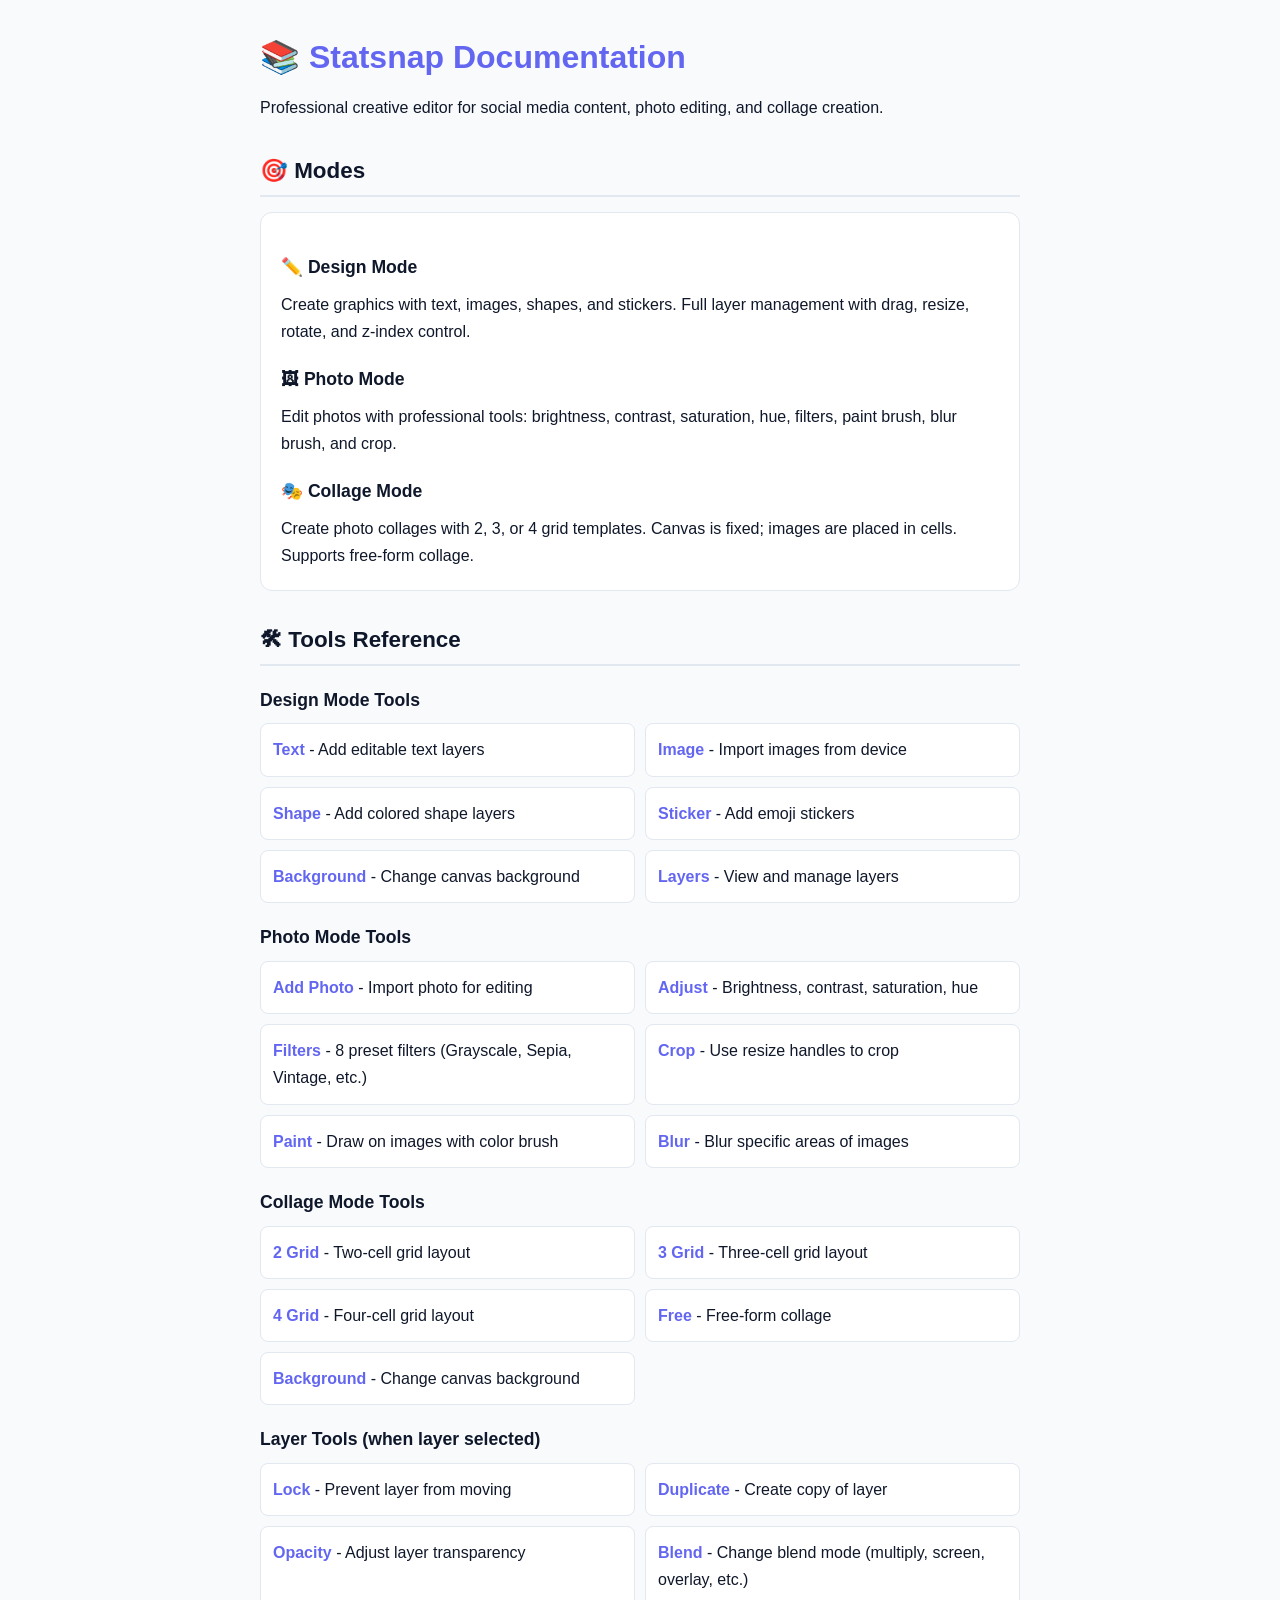
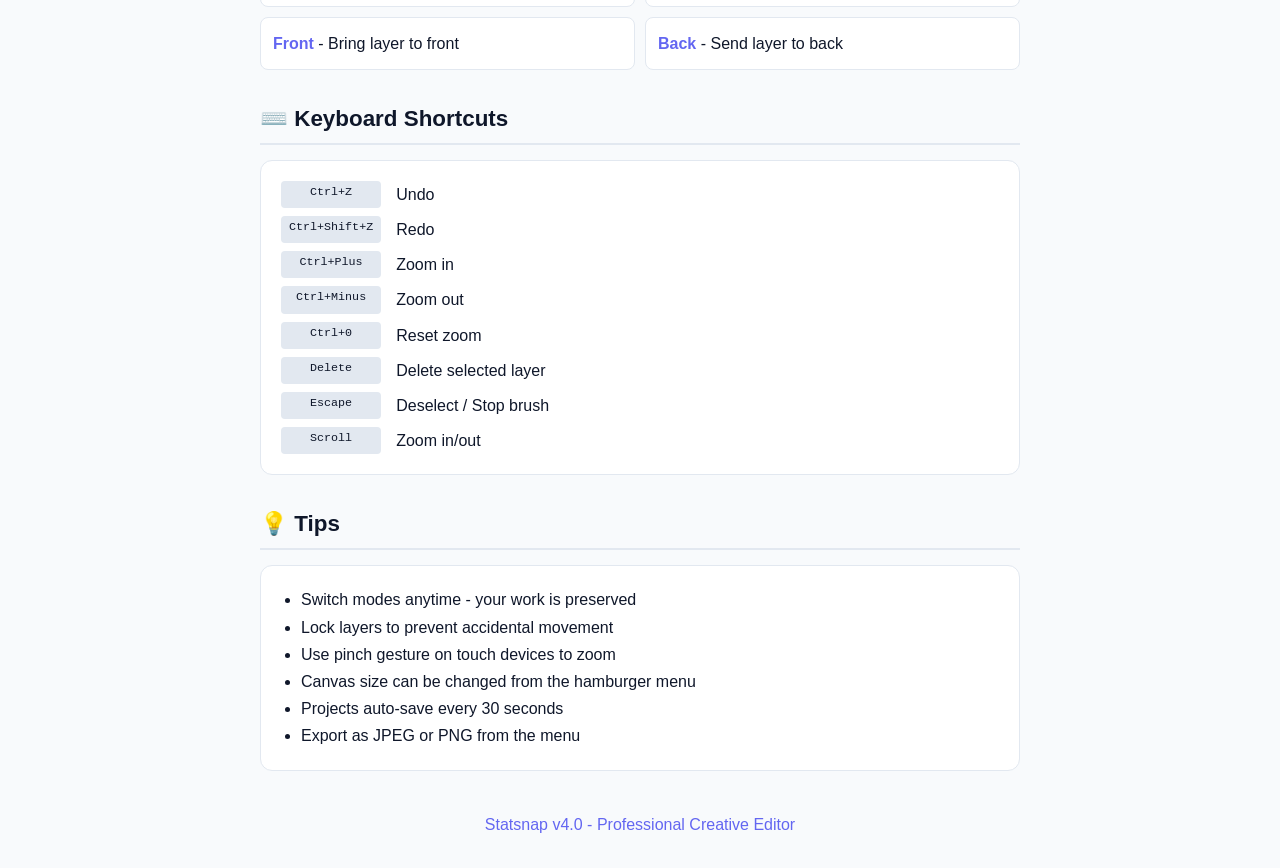
<file: docs.html>
<!DOCTYPE html>
<html lang="en">
<head>
    <meta charset="UTF-8">
    <meta name="viewport" content="width=device-width, initial-scale=1.0">
    <title>Statsnap Documentation</title>
    <style>
        :root {
            --bg: #f8fafc; --text: #0f172a; --accent: #6366f1;
            --border: #e2e8f0; --card: #ffffff;
        }
        [data-theme="dark"] {
            --bg: #0f172a; --text: #f1f5f9; --card: #1e293b; --border: #334155;
        }
        * { margin: 0; padding: 0; box-sizing: border-box; }
        body {
            font-family: 'Inter', -apple-system, sans-serif;
            background: var(--bg); color: var(--text);
            max-width: 800px; margin: 0 auto; padding: 30px 20px;
            line-height: 1.7;
        }
        h1 { font-size: 2em; margin-bottom: 10px; color: var(--accent); }
        h2 { font-size: 1.4em; margin: 30px 0 10px; border-bottom: 2px solid var(--border); padding-bottom: 5px; }
        h3 { font-size: 1.1em; margin: 20px 0 8px; }
        .card {
            background: var(--card); border: 1px solid var(--border);
            border-radius: 12px; padding: 20px; margin: 15px 0;
        }
        .tool-list { display: grid; grid-template-columns: 1fr 1fr; gap: 10px; }
        .tool-item {
            background: var(--card); border: 1px solid var(--border);
            border-radius: 8px; padding: 12px;
        }
        .tool-item strong { color: var(--accent); }
        kbd {
            background: var(--border); padding: 2px 8px; border-radius: 4px;
            font-size: 0.9em; font-family: monospace;
        }
        .shortcut-grid { display: grid; grid-template-columns: auto 1fr; gap: 8px 15px; }
        .shortcut-grid kbd { text-align: center; }
        @media (max-width: 600px) {
            .tool-list { grid-template-columns: 1fr; }
        }
    </style>
</head>
<body>
    <h1>📚 Statsnap Documentation</h1>
    <p>Professional creative editor for social media content, photo editing, and collage creation.</p>

    <h2>🎯 Modes</h2>
    <div class="card">
        <h3>✏️ Design Mode</h3>
        <p>Create graphics with text, images, shapes, and stickers. Full layer management with drag, resize, rotate, and z-index control.</p>
        <h3>🖼 Photo Mode</h3>
        <p>Edit photos with professional tools: brightness, contrast, saturation, hue, filters, paint brush, blur brush, and crop.</p>
        <h3>🎭 Collage Mode</h3>
        <p>Create photo collages with 2, 3, or 4 grid templates. Canvas is fixed; images are placed in cells. Supports free-form collage.</p>
    </div>

    <h2>🛠 Tools Reference</h2>
    
    <h3>Design Mode Tools</h3>
    <div class="tool-list">
        <div class="tool-item"><strong>Text</strong> - Add editable text layers</div>
        <div class="tool-item"><strong>Image</strong> - Import images from device</div>
        <div class="tool-item"><strong>Shape</strong> - Add colored shape layers</div>
        <div class="tool-item"><strong>Sticker</strong> - Add emoji stickers</div>
        <div class="tool-item"><strong>Background</strong> - Change canvas background</div>
        <div class="tool-item"><strong>Layers</strong> - View and manage layers</div>
    </div>

    <h3>Photo Mode Tools</h3>
    <div class="tool-list">
        <div class="tool-item"><strong>Add Photo</strong> - Import photo for editing</div>
        <div class="tool-item"><strong>Adjust</strong> - Brightness, contrast, saturation, hue</div>
        <div class="tool-item"><strong>Filters</strong> - 8 preset filters (Grayscale, Sepia, Vintage, etc.)</div>
        <div class="tool-item"><strong>Crop</strong> - Use resize handles to crop</div>
        <div class="tool-item"><strong>Paint</strong> - Draw on images with color brush</div>
        <div class="tool-item"><strong>Blur</strong> - Blur specific areas of images</div>
    </div>

    <h3>Collage Mode Tools</h3>
    <div class="tool-list">
        <div class="tool-item"><strong>2 Grid</strong> - Two-cell grid layout</div>
        <div class="tool-item"><strong>3 Grid</strong> - Three-cell grid layout</div>
        <div class="tool-item"><strong>4 Grid</strong> - Four-cell grid layout</div>
        <div class="tool-item"><strong>Free</strong> - Free-form collage</div>
        <div class="tool-item"><strong>Background</strong> - Change canvas background</div>
    </div>

    <h3>Layer Tools (when layer selected)</h3>
    <div class="tool-list">
        <div class="tool-item"><strong>Lock</strong> - Prevent layer from moving</div>
        <div class="tool-item"><strong>Duplicate</strong> - Create copy of layer</div>
        <div class="tool-item"><strong>Opacity</strong> - Adjust layer transparency</div>
        <div class="tool-item"><strong>Blend</strong> - Change blend mode (multiply, screen, overlay, etc.)</div>
        <div class="tool-item"><strong>Front</strong> - Bring layer to front</div>
        <div class="tool-item"><strong>Back</strong> - Send layer to back</div>
    </div>

    <h2>⌨️ Keyboard Shortcuts</h2>
    <div class="card">
        <div class="shortcut-grid">
            <kbd>Ctrl+Z</kbd><span>Undo</span>
            <kbd>Ctrl+Shift+Z</kbd><span>Redo</span>
            <kbd>Ctrl+Plus</kbd><span>Zoom in</span>
            <kbd>Ctrl+Minus</kbd><span>Zoom out</span>
            <kbd>Ctrl+0</kbd><span>Reset zoom</span>
            <kbd>Delete</kbd><span>Delete selected layer</span>
            <kbd>Escape</kbd><span>Deselect / Stop brush</span>
            <kbd>Scroll</kbd><span>Zoom in/out</span>
        </div>
    </div>

    <h2>💡 Tips</h2>
    <div class="card">
        <ul style="padding-left:20px;">
            <li>Switch modes anytime - your work is preserved</li>
            <li>Lock layers to prevent accidental movement</li>
            <li>Use pinch gesture on touch devices to zoom</li>
            <li>Canvas size can be changed from the hamburger menu</li>
            <li>Projects auto-save every 30 seconds</li>
            <li>Export as JPEG or PNG from the menu</li>
        </ul>
    </div>

    <p style="text-align:center;margin-top:40px;color:var(--accent);">Statsnap v4.0 - Professional Creative Editor</p>
</body>
</html>
</file>
